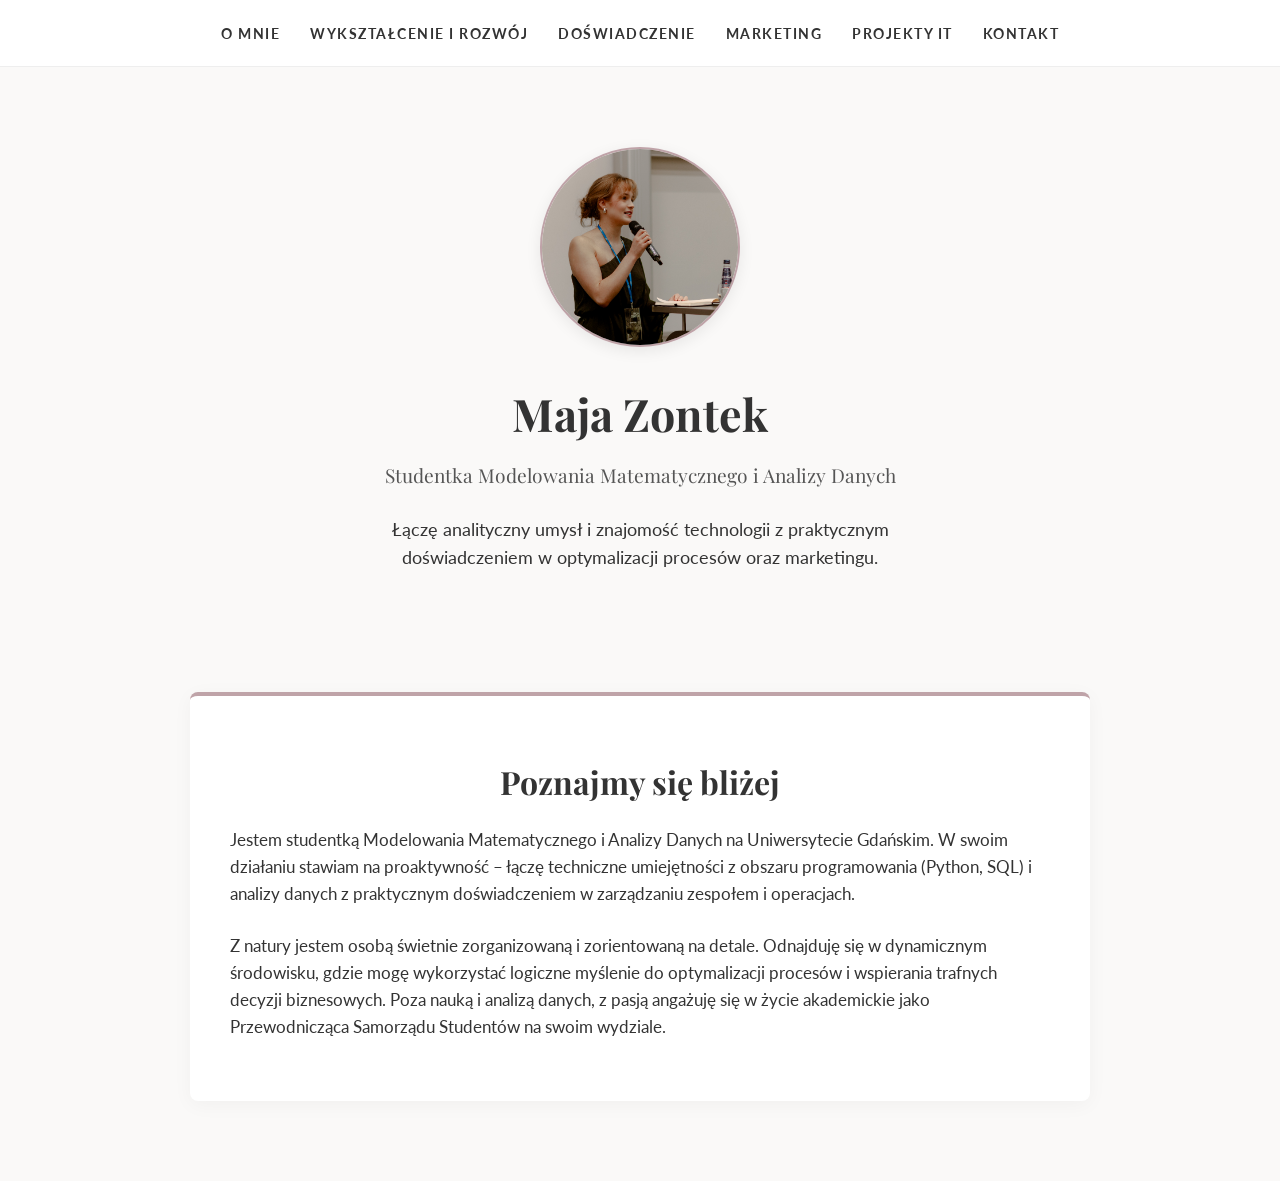
<file: index.html>
<!DOCTYPE html>
<html lang="pl">
<head>
    <meta charset="UTF-8">
    <meta name="viewport" content="width=device-width, initial-scale=1.0">
    <title>Moje Portfolio - Maja Zontek</title>
    <link href="https://fonts.googleapis.com/css2?family=Lato:wght@300;400;700&family=Playfair+Display:ital,wght@0,400;0,700;1,400&display=swap" rel="stylesheet">
    <link rel="stylesheet" href="style.css">
</head>
<body>

    <header>
        <nav>
            <ul>
                <li><a href="index.html">O mnie</a></li>
                <li><a href="edukacja.html">Wykształcenie i Rozwój</a></li>
                <li><a href="doswiadczenie.html">Doświadczenie</a></li>
                <li><a href="portfolio-marketing.html">Marketing</a></li>
                <li><a href="portfolio-it.html">Projekty IT</a></li>
                <li><a href="kontakt.html">Kontakt</a></li>
            </ul>
        </nav>
    </header>

    <section id="powitanie">
        <img src="maja.jpg" alt="Maja Zontek - Profil" width="200">
        
        <h1>Maja Zontek</h1>
        <h2>Studentka Modelowania Matematycznego i Analizy Danych</h2>
        <p>Łączę analityczny umysł i znajomość technologii z praktycznym doświadczeniem w optymalizacji procesów oraz marketingu.</p>
    </section>

    <section id="o-mnie">
        <h3>Poznajmy się bliżej</h3>
        <p>Jestem studentką Modelowania Matematycznego i Analizy Danych na Uniwersytecie Gdańskim. W swoim działaniu stawiam na proaktywność – łączę techniczne umiejętności z obszaru programowania (Python, SQL) i analizy danych z praktycznym doświadczeniem w zarządzaniu zespołem i operacjach.</p>
        <br>
        <p>Z natury jestem osobą świetnie zorganizowaną i zorientowaną na detale. Odnajduję się w dynamicznym środowisku, gdzie mogę wykorzystać logiczne myślenie do optymalizacji procesów i wspierania trafnych decyzji biznesowych. Poza nauką i analizą danych, z pasją angażuję się w życie akademickie jako Przewodnicząca Samorządu Studentów na swoim wydziale.</p>
    </section>

    

</body>
</html>
</file>
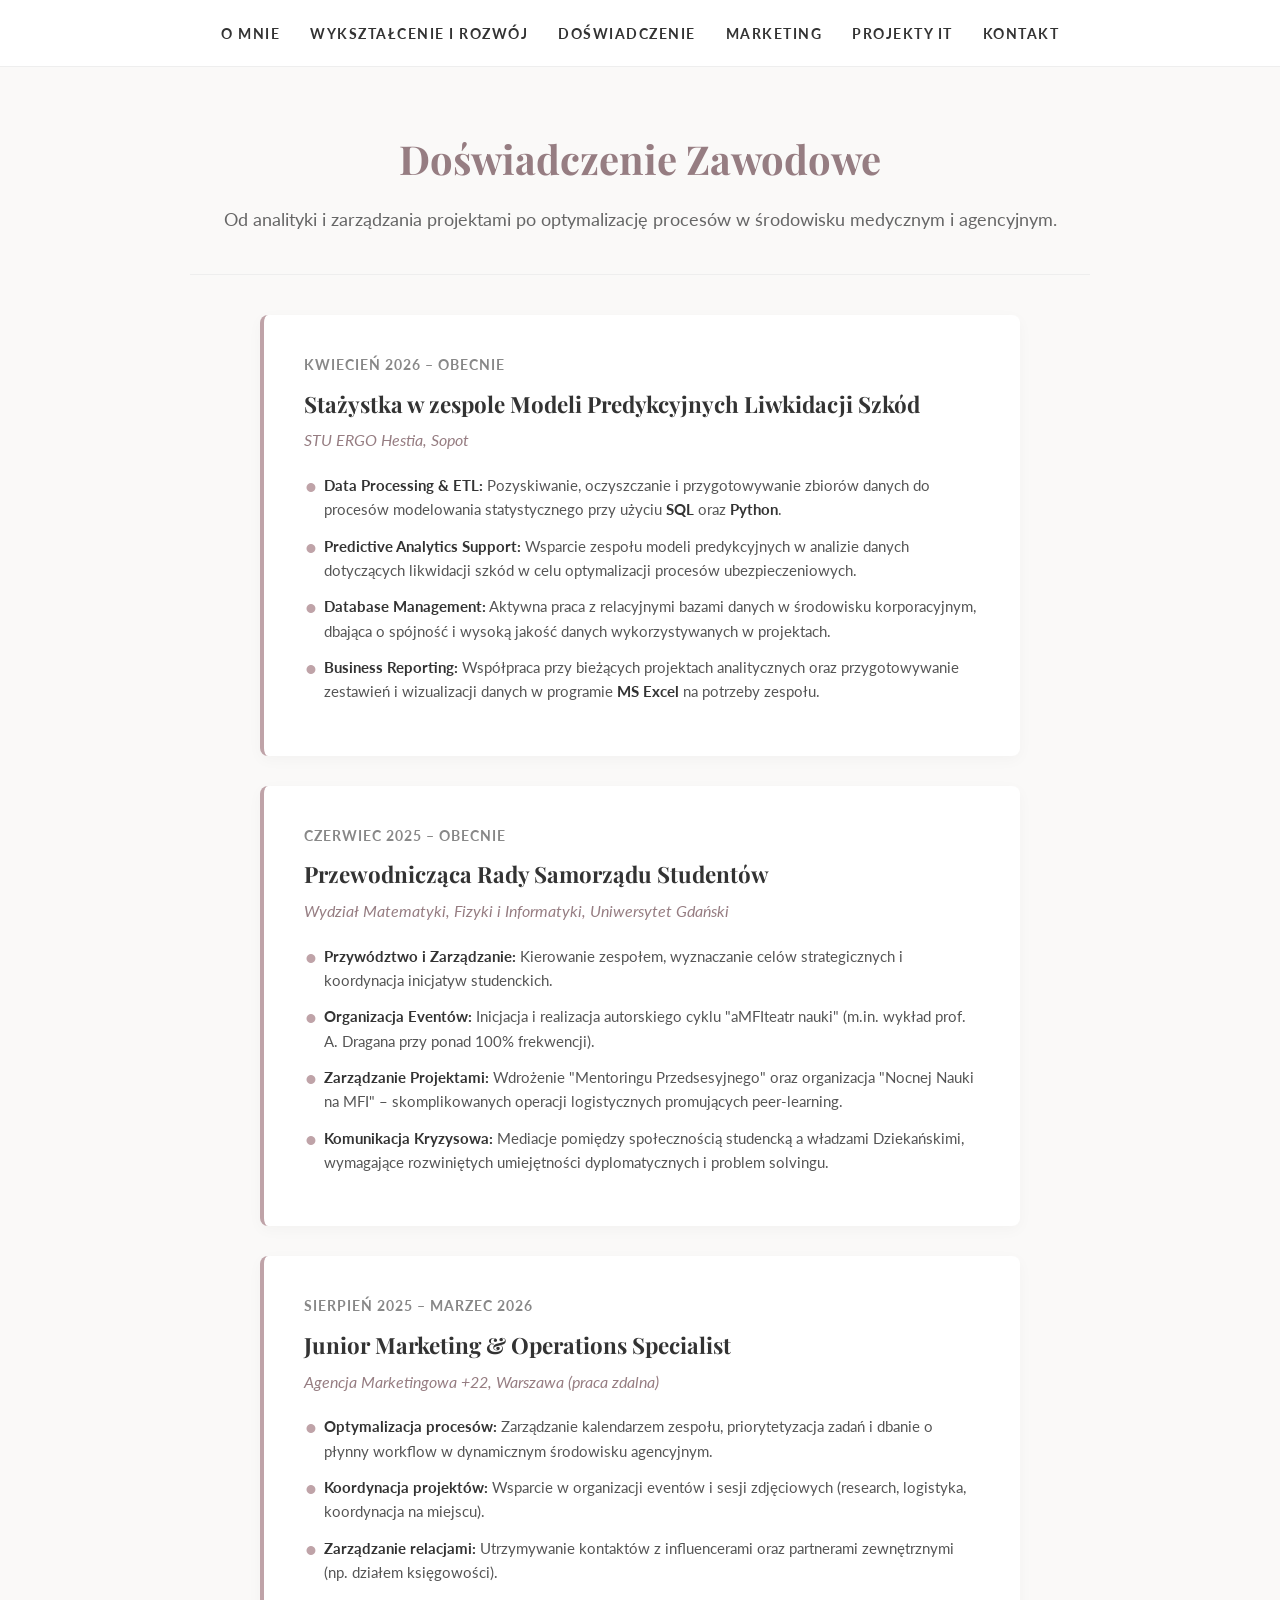
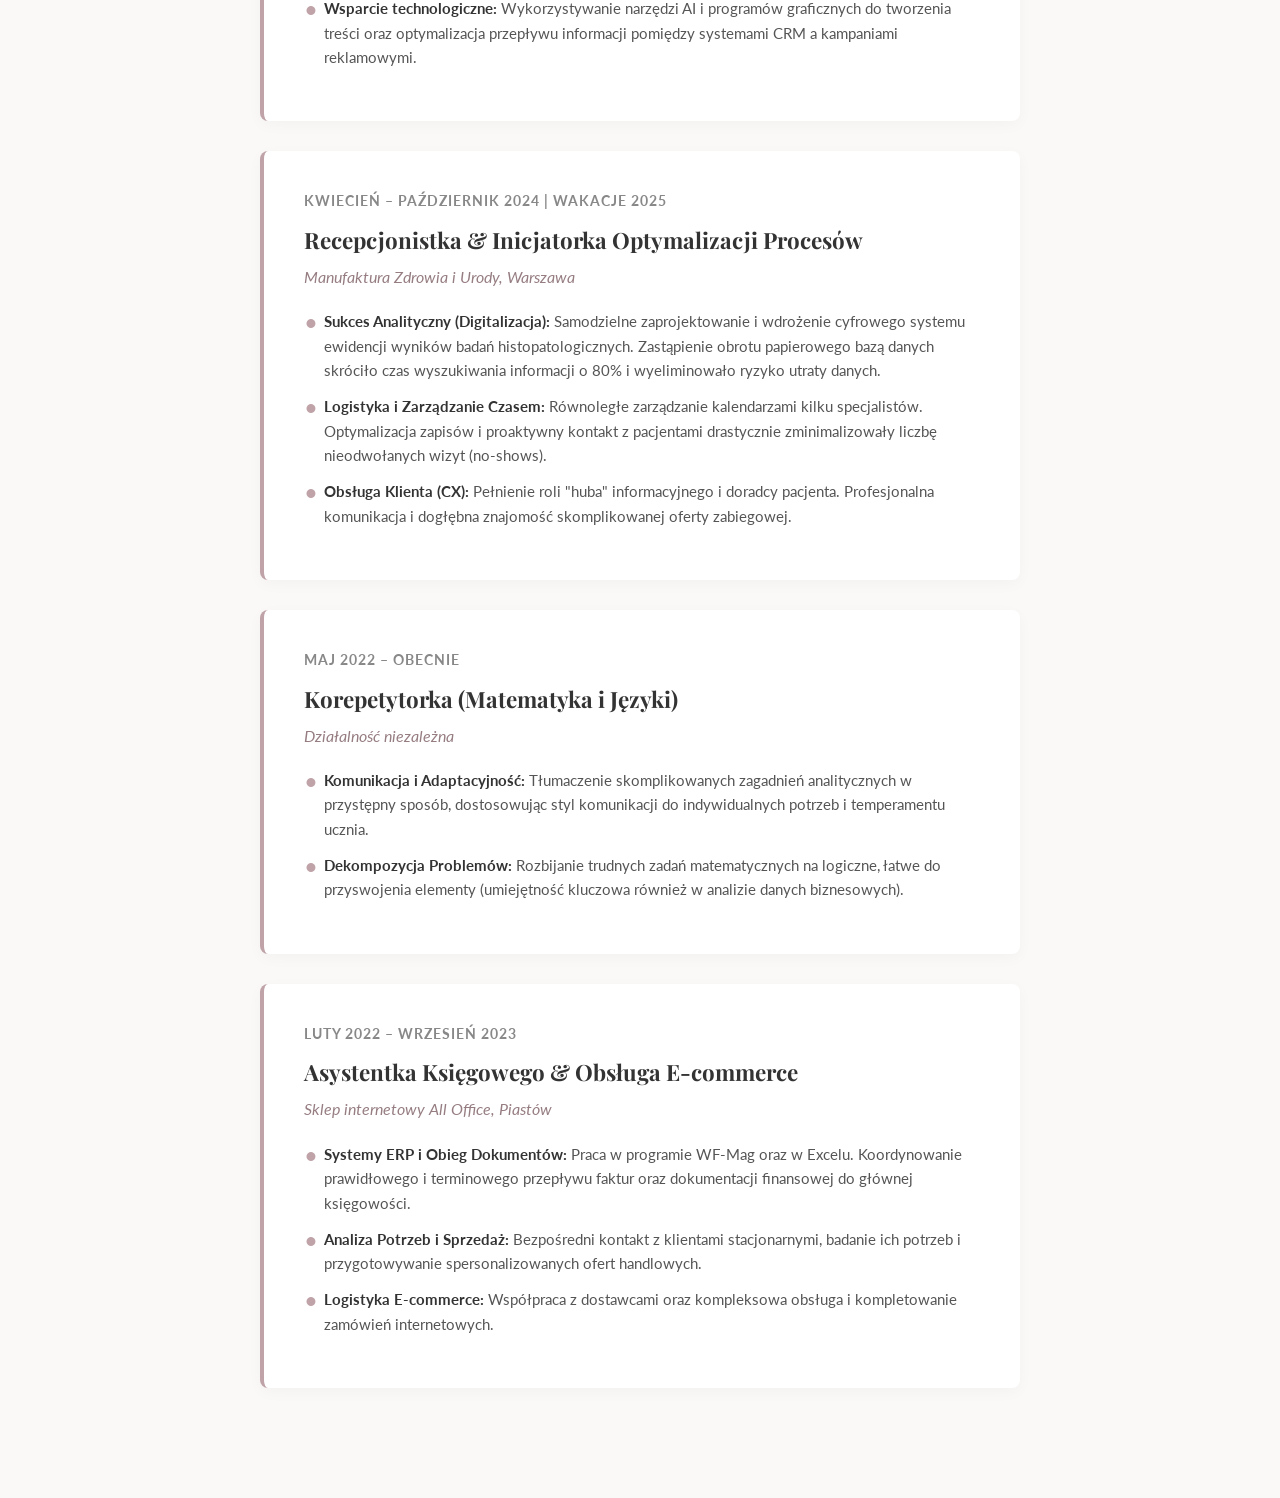
<file: doswiadczenie.html>
<!DOCTYPE html>
<html lang="pl">
<head>
    <meta charset="UTF-8">
    <meta name="viewport" content="width=device-width, initial-scale=1.0">
    <title>Doświadczenie Zawodowe - Maja Zontek</title>
    <link href="https://fonts.googleapis.com/css2?family=Lato:wght@300;400;700&family=Playfair+Display:ital,wght@0,400;0,700;1,400&display=swap" rel="stylesheet">
    <link rel="stylesheet" href="style.css">
</head>
<body>

    <header>
        <nav>
            <ul>
                <li><a href="index.html">O mnie</a></li>
                <li><a href="edukacja.html">Wykształcenie i Rozwój</a></li>
                <li><a href="doswiadczenie.html">Doświadczenie</a></li>
                <li><a href="portfolio-marketing.html">Marketing</a></li>
                <li><a href="portfolio-it.html">Projekty IT</a></li>
                <li><a href="kontakt.html">Kontakt</a></li>
            </ul>
        </nav>
    </header>

    <section id="naglowek-sekcji">
        <h1>Doświadczenie Zawodowe</h1>
        <p>Od analityki i zarządzania projektami po optymalizację procesów w środowisku medycznym i agencyjnym.</p>
    </section>

    <section id="lista-doswiadczen">

        <div class="doswiadczenie-karta">
            <div class="daty">kwiecień 2026 – obecnie</div>
            <h3>Stażystka w zespole Modeli Predykcyjnych Liwkidacji Szkód
            </h3>
            <h4>STU ERGO Hestia, Sopot</h4>
            <p style="margin-bottom: 15px; font-size: 0.95rem; color: #555;"></p>
            <ul>
                <li><strong>Data Processing & ETL:</strong> Pozyskiwanie, oczyszczanie i przygotowywanie zbiorów danych do procesów modelowania statystycznego przy użyciu <strong>SQL</strong> oraz <strong>Python</strong>.</li>
                <li><strong>Predictive Analytics Support:</strong> Wsparcie zespołu modeli predykcyjnych w analizie danych dotyczących likwidacji szkód w celu optymalizacji procesów ubezpieczeniowych.</li>
                <li><strong>Database Management:</strong> Aktywna praca z relacyjnymi bazami danych w środowisku korporacyjnym, dbająca o spójność i wysoką jakość danych wykorzystywanych w projektach.</li>
                <li><strong>Business Reporting:</strong> Współpraca przy bieżących projektach analitycznych oraz przygotowywanie zestawień i wizualizacji danych w programie <strong>MS Excel</strong> na potrzeby zespołu.</li>
            </ul>

        </div>


        <div class="doswiadczenie-karta">
            <div class="daty">czerwiec 2025 – obecnie</div>
            <h3>Przewodnicząca Rady Samorządu Studentów</h3>
            <h4>Wydział Matematyki, Fizyki i Informatyki, Uniwersytet Gdański</h4>
            <ul>
                <li><strong>Przywództwo i Zarządzanie:</strong> Kierowanie zespołem, wyznaczanie celów strategicznych i koordynacja inicjatyw studenckich.</li>
                <li><strong>Organizacja Eventów:</strong> Inicjacja i realizacja autorskiego cyklu "aMFIteatr nauki" (m.in. wykład prof. A. Dragana przy ponad 100% frekwencji).</li>
                <li><strong>Zarządzanie Projektami:</strong> Wdrożenie "Mentoringu Przedsesyjnego" oraz organizacja "Nocnej Nauki na MFI" – skomplikowanych operacji logistycznych promujących peer-learning.</li>
                <li><strong>Komunikacja Kryzysowa:</strong> Mediacje pomiędzy społecznością studencką a władzami Dziekańskimi, wymagające rozwiniętych umiejętności dyplomatycznych i problem solvingu.</li>
            </ul>
        </div>
        
        <div class="doswiadczenie-karta">
            <div class="daty">sierpień 2025 – marzec 2026</div>
            <h3>Junior Marketing & Operations Specialist</h3>
            <h4>Agencja Marketingowa +22, Warszawa (praca zdalna)</h4>
            <ul>
                <li><strong>Optymalizacja procesów:</strong> Zarządzanie kalendarzem zespołu, priorytetyzacja zadań i dbanie o płynny workflow w dynamicznym środowisku agencyjnym.</li>
                <li><strong>Koordynacja projektów:</strong> Wsparcie w organizacji eventów i sesji zdjęciowych (research, logistyka, koordynacja na miejscu).</li>
                <li><strong>Zarządzanie relacjami:</strong> Utrzymywanie kontaktów z influencerami oraz partnerami zewnętrznymi (np. działem księgowości).</li>
                <li><strong>Wsparcie technologiczne:</strong> Wykorzystywanie narzędzi AI i programów graficznych do tworzenia treści oraz optymalizacja przepływu informacji pomiędzy systemami CRM a kampaniami reklamowymi.</li>
            </ul>
        </div>
        
        <div class="doswiadczenie-karta">
            <div class="daty">kwiecień – październik 2024 | wakacje 2025</div>
            <h3>Recepcjonistka & Inicjatorka Optymalizacji Procesów</h3>
            <h4>Manufaktura Zdrowia i Urody, Warszawa</h4>
            <ul>
                <li><strong>Sukces Analityczny (Digitalizacja):</strong> Samodzielne zaprojektowanie i wdrożenie cyfrowego systemu ewidencji wyników badań histopatologicznych. Zastąpienie obrotu papierowego bazą danych skróciło czas wyszukiwania informacji o 80% i wyeliminowało ryzyko utraty danych.</li>
                <li><strong>Logistyka i Zarządzanie Czasem:</strong> Równoległe zarządzanie kalendarzami kilku specjalistów. Optymalizacja zapisów i proaktywny kontakt z pacjentami drastycznie zminimalizowały liczbę nieodwołanych wizyt (no-shows).</li>
                <li><strong>Obsługa Klienta (CX):</strong> Pełnienie roli "huba" informacyjnego i doradcy pacjenta. Profesjonalna komunikacja i dogłębna znajomość skomplikowanej oferty zabiegowej.</li>
            </ul>
        </div>

        <div class="doswiadczenie-karta">
            <div class="daty">maj 2022 – obecnie</div>
            <h3>Korepetytorka (Matematyka i Języki)</h3>
            <h4>Działalność niezależna</h4>
            <ul>
                <li><strong>Komunikacja i Adaptacyjność:</strong> Tłumaczenie skomplikowanych zagadnień analitycznych w przystępny sposób, dostosowując styl komunikacji do indywidualnych potrzeb i temperamentu ucznia.</li>
                <li><strong>Dekompozycja Problemów:</strong> Rozbijanie trudnych zadań matematycznych na logiczne, łatwe do przyswojenia elementy (umiejętność kluczowa również w analizie danych biznesowych).</li>
            </ul>
        </div>

        <div class="doswiadczenie-karta">
            <div class="daty">luty 2022 – wrzesień 2023</div>
            <h3>Asystentka Księgowego & Obsługa E-commerce</h3>
            <h4>Sklep internetowy All Office, Piastów</h4>
            <ul>
                <li><strong>Systemy ERP i Obieg Dokumentów:</strong> Praca w programie WF-Mag oraz w Excelu. Koordynowanie prawidłowego i terminowego przepływu faktur oraz dokumentacji finansowej do głównej księgowości.</li>
                <li><strong>Analiza Potrzeb i Sprzedaż:</strong> Bezpośredni kontakt z klientami stacjonarnymi, badanie ich potrzeb i przygotowywanie spersonalizowanych ofert handlowych.</li>
                <li><strong>Logistyka E-commerce:</strong> Współpraca z dostawcami oraz kompleksowa obsługa i kompletowanie zamówień internetowych.</li>
            </ul>
        </div>


    </section>

</body>
</html>
</file>
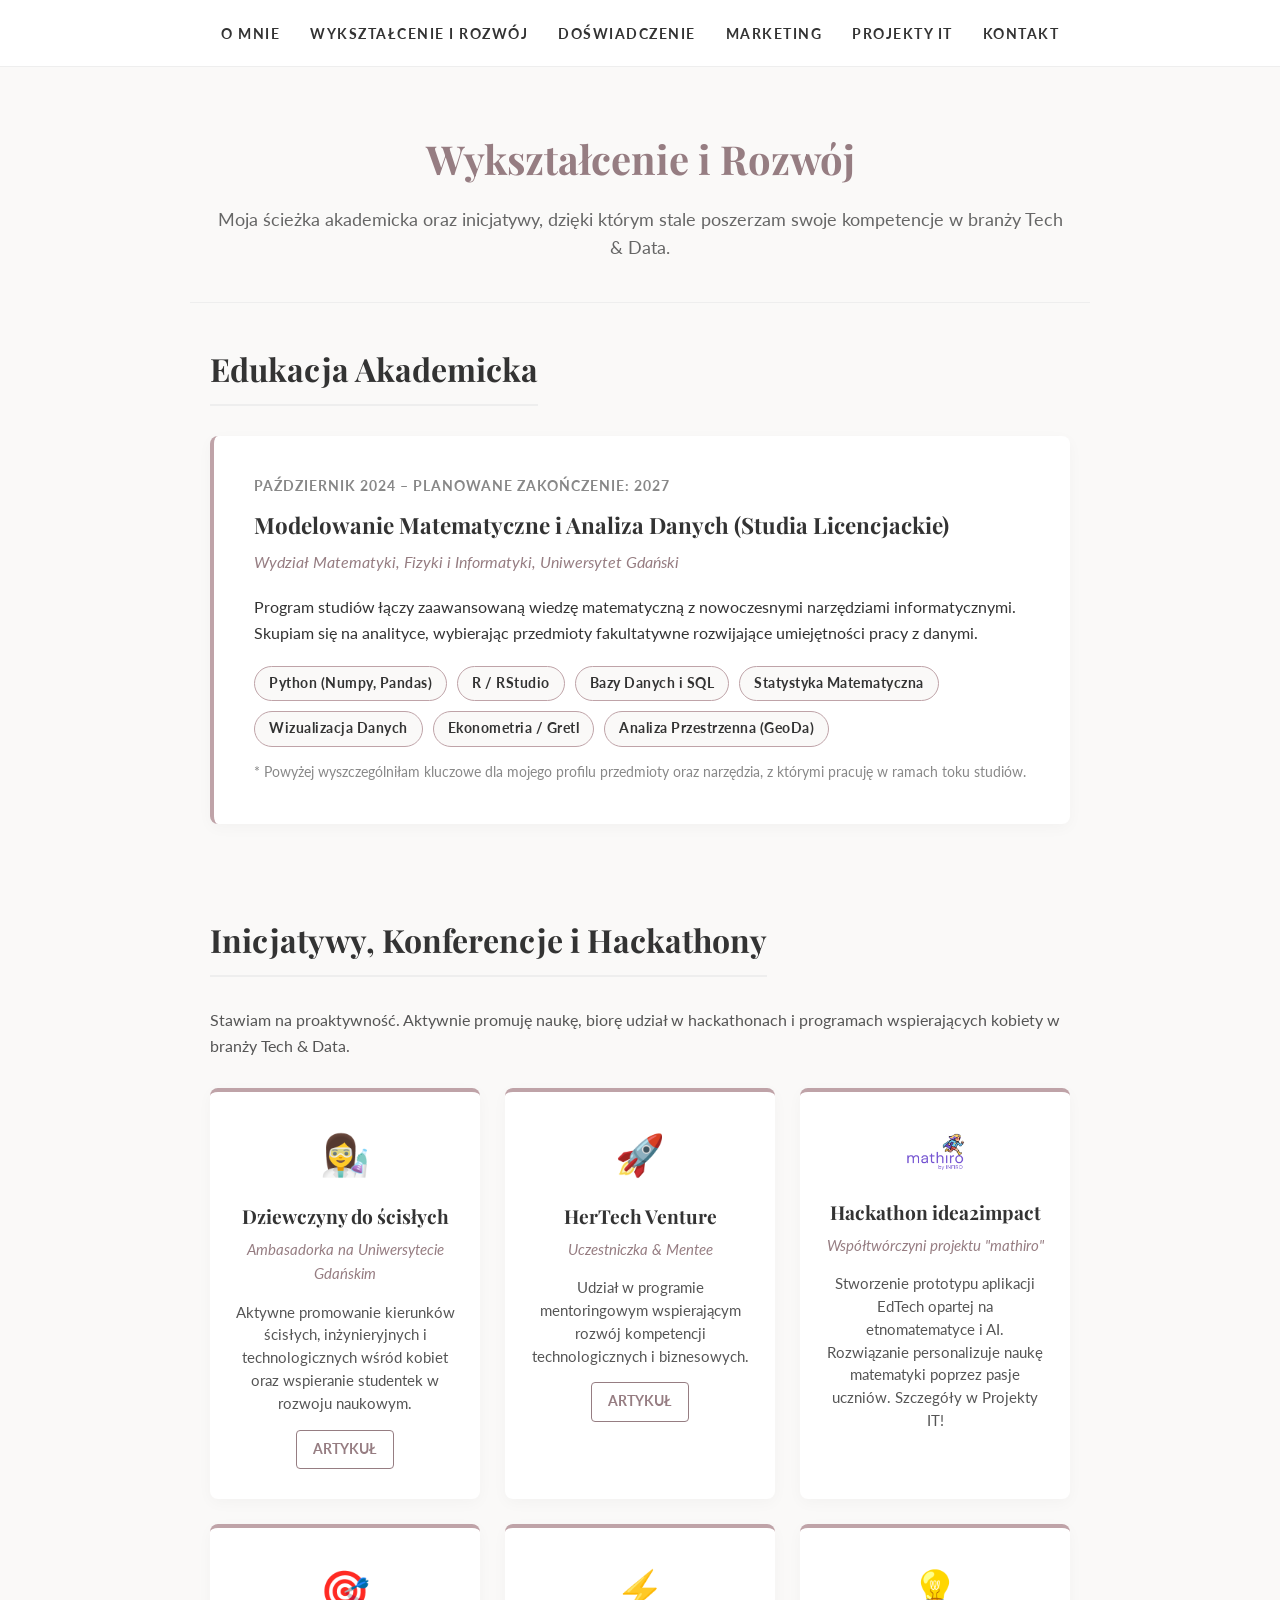
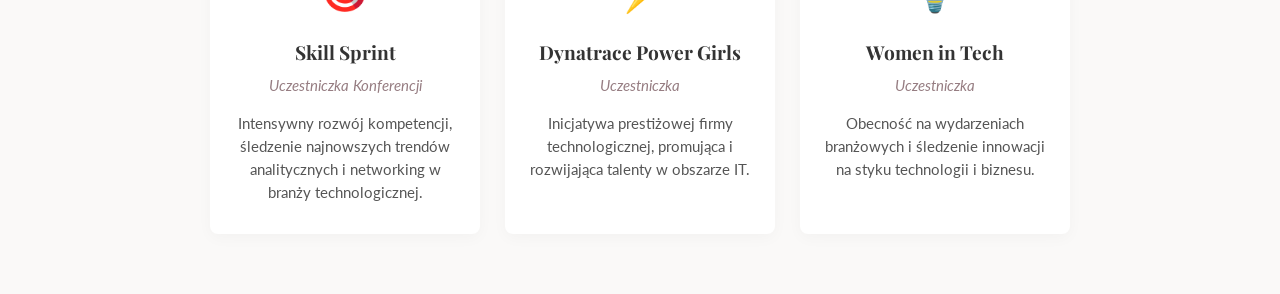
<file: edukacja.html>
<!DOCTYPE html>
<html lang="pl">
<head>
    <meta charset="UTF-8">
    <meta name="viewport" content="width=device-width, initial-scale=1.0">
    <title>Wykształcenie i Rozwój - Maja Zontek</title>
    <link href="https://fonts.googleapis.com/css2?family=Lato:wght@300;400;700&family=Playfair+Display:ital,wght@0,400;0,700;1,400&display=swap" rel="stylesheet">
    <link rel="stylesheet" href="style.css">
</head>
<body>

    <header>
        <nav>
            <ul>
                <li><a href="index.html">O mnie</a></li>
                <li><a href="edukacja.html">Wykształcenie i Rozwój</a></li>
                <li><a href="doswiadczenie.html">Doświadczenie</a></li>
                <li><a href="portfolio-marketing.html">Marketing</a></li>
                <li><a href="portfolio-it.html">Projekty IT</a></li>
                <li><a href="kontakt.html">Kontakt</a></li>
            </ul>
        </nav>
    </header>

    <section id="naglowek-sekcji">
        <h1>Wykształcenie i Rozwój</h1>
        <p>Moja ścieżka akademicka oraz inicjatywy, dzięki którym stale poszerzam swoje kompetencje w branży Tech & Data.</p>
    </section>

    <section class="rozwoj-sekcja">
        <h2>Edukacja Akademicka</h2>
        
        <div class="doswiadczenie-karta">
            <div class="daty">Październik 2024 – Planowane zakończenie: 2027</div>
            <h3>Modelowanie Matematyczne i Analiza Danych (Studia Licencjackie)</h3>
            <h4>Wydział Matematyki, Fizyki i Informatyki, Uniwersytet Gdański</h4>
            
            <p>Program studiów łączy zaawansowaną wiedzę matematyczną z nowoczesnymi narzędziami informatycznymi. Skupiam się na analityce, wybierając przedmioty fakultatywne rozwijające umiejętności pracy z danymi.</p>
            
            <div class="tagi-przedmiotow">
                <span class="tag">Python (Numpy, Pandas)</span>
                <span class="tag">R / RStudio</span>
                <span class="tag">Bazy Danych i SQL</span>
                <span class="tag">Statystyka Matematyczna</span>
                <span class="tag">Wizualizacja Danych</span>
                <span class="tag">Ekonometria / Gretl</span>
                <span class="tag">Analiza Przestrzenna (GeoDa)</span>
            </div>
            <p style="font-size: 0.85rem; color: #888; margin-top: 15px;">* Powyżej wyszczególniłam kluczowe dla mojego profilu przedmioty oraz narzędzia, z którymi pracuję w ramach toku studiów.</p>
        </div>
    </section>

    <section class="rozwoj-sekcja">
        <h2>Inicjatywy, Konferencje i Hackathony</h2>
        <p style="margin-bottom: 30px; color: #555;">Stawiam na proaktywność. Aktywnie promuję naukę, biorę udział w hackathonach i programach wspierających kobiety w branży Tech & Data.</p>

        <div class="karty-grid">
            <div class="rozwoj-karta">
                <div class="ikona">👩‍🔬</div>
                <h3>Dziewczyny do ścisłych</h3>
                <h4>Ambasadorka na Uniwersytecie Gdańskim</h4>
                <p>Aktywne promowanie kierunków ścisłych, inżynieryjnych i technologicznych wśród kobiet oraz wspieranie studentek w rozwoju naukowym.</p>
                <a href="https://perspektywy.pl/pliki/e-book/perspektywy-2026-226/#page57" class="przycisk-dodatkowy">Artykuł</a>
            </div>


            <div class="rozwoj-karta">
                <div class="ikona">🚀</div>
                <h3>HerTech Venture</h3>
                <h4>Uczestniczka & Mentee</h4>
                <p>Udział w programie mentoringowym wspierającym rozwój kompetencji technologicznych i biznesowych.</p>
                <a href="https://perspektywy.pl/e-book/perspektywy-2026-225-gale/#page43" class="przycisk-dodatkowy">Artykuł</a>
            </div>

            <div class="rozwoj-karta">
                <div class="ikona-obrazkowa">
                    <img src="logo-mathiro.png" alt="Logo projektu mathiro">
                </div>
                <h3>Hackathon idea2impact</h3>
                <h4>Współtwórczyni projektu "mathiro"</h4>
                <p>Stworzenie prototypu aplikacji EdTech opartej na etnomatematyce i AI. Rozwiązanie personalizuje naukę matematyki poprzez pasje uczniów. Szczegóły w Projekty IT!</p>
            </div>

            <div class="rozwoj-karta">
                <div class="ikona">🎯</div>
                <h3>Skill Sprint</h3>
                <h4>Uczestniczka Konferencji</h4>
                <p>Intensywny rozwój kompetencji, śledzenie najnowszych trendów analitycznych i networking w branży technologicznej.</p>
            </div>

            <div class="rozwoj-karta">
                <div class="ikona">⚡</div>
                <h3>Dynatrace Power Girls</h3>
                <h4>Uczestniczka</h4>
                <p>Inicjatywa prestiżowej firmy technologicznej, promująca i rozwijająca talenty w obszarze IT.</p>
            </div>
            
            <div class="rozwoj-karta">
                <div class="ikona">💡</div>
                <h3>Women in Tech</h3>
                <h4>Uczestniczka</h4>
                <p>Obecność na wydarzeniach branżowych i śledzenie innowacji na styku technologii i biznesu.</p>
            </div>
        </div>
    </section>

</body>
</html>
</file>
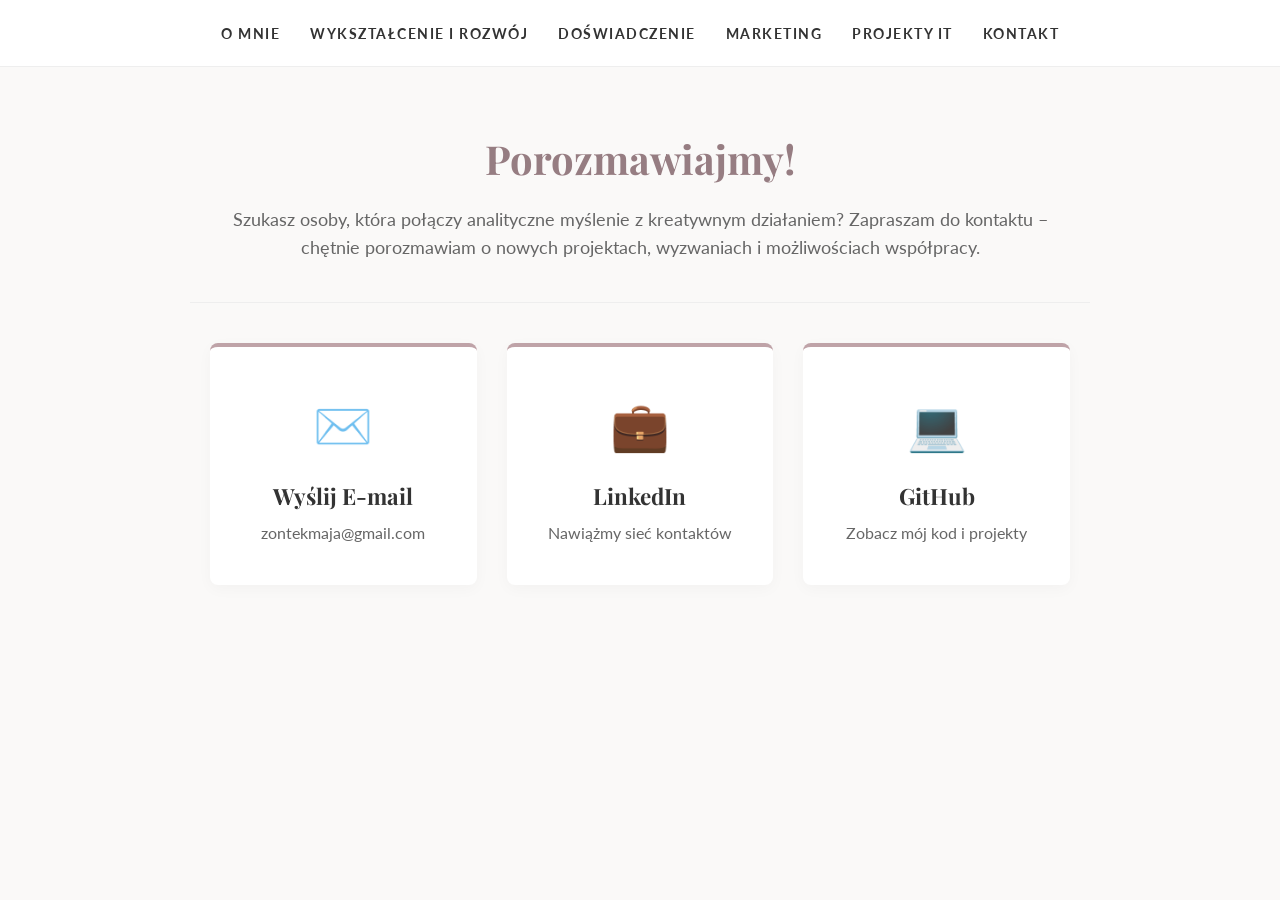
<file: kontakt.html>
<!DOCTYPE html>
<html lang="pl">
<head>
    <meta charset="UTF-8">
    <meta name="viewport" content="width=device-width, initial-scale=1.0">
    <title>Kontakt - Maja Zontek</title>
    <link href="https://fonts.googleapis.com/css2?family=Lato:wght@300;400;700&family=Playfair+Display:ital,wght@0,400;0,700;1,400&display=swap" rel="stylesheet">
    <link rel="stylesheet" href="style.css">
</head>
<body>

    <header>
        <nav>
            <ul>
                <li><a href="index.html">O mnie</a></li>
                <li><a href="edukacja.html">Wykształcenie i Rozwój</a></li>
                <li><a href="doswiadczenie.html">Doświadczenie</a></li>
                <li><a href="portfolio-marketing.html">Marketing</a></li>
                <li><a href="portfolio-it.html">Projekty IT</a></li>
                <li><a href="kontakt.html" class="aktywny">Kontakt</a></li>
            </ul>
        </nav>
    </header>

    <section id="naglowek-sekcji">
        <h1>Porozmawiajmy!</h1>
        <p>Szukasz osoby, która połączy analityczne myślenie z kreatywnym działaniem? Zapraszam do kontaktu – chętnie porozmawiam o nowych projektach, wyzwaniach i możliwościach współpracy.</p>
    </section>

    <section id="kontakt-sekcja">
        <div class="kontakt-grid">
            
            <a href="mailto:zontekmaja@gmail.com" class="kontakt-karta">
                <div class="ikona-kontakt">✉️</div>
                <h3>Wyślij E-mail</h3>
                <p>zontekmaja@gmail.com</p>
            </a>

            <a href="https://www.linkedin.com/in/maja-zontek" target="_blank" class="kontakt-karta">
                <div class="ikona-kontakt">💼</div>
                <h3>LinkedIn</h3>
                <p>Nawiążmy sieć kontaktów</p>
            </a>

            <a href="https://github.com/mzntk" target="_blank" class="kontakt-karta">
                <div class="ikona-kontakt">💻</div>
                <h3>GitHub</h3>
                <p>Zobacz mój kod i projekty</p>
            </a>

        </div>
    </section>

</body>
</html>
</file>
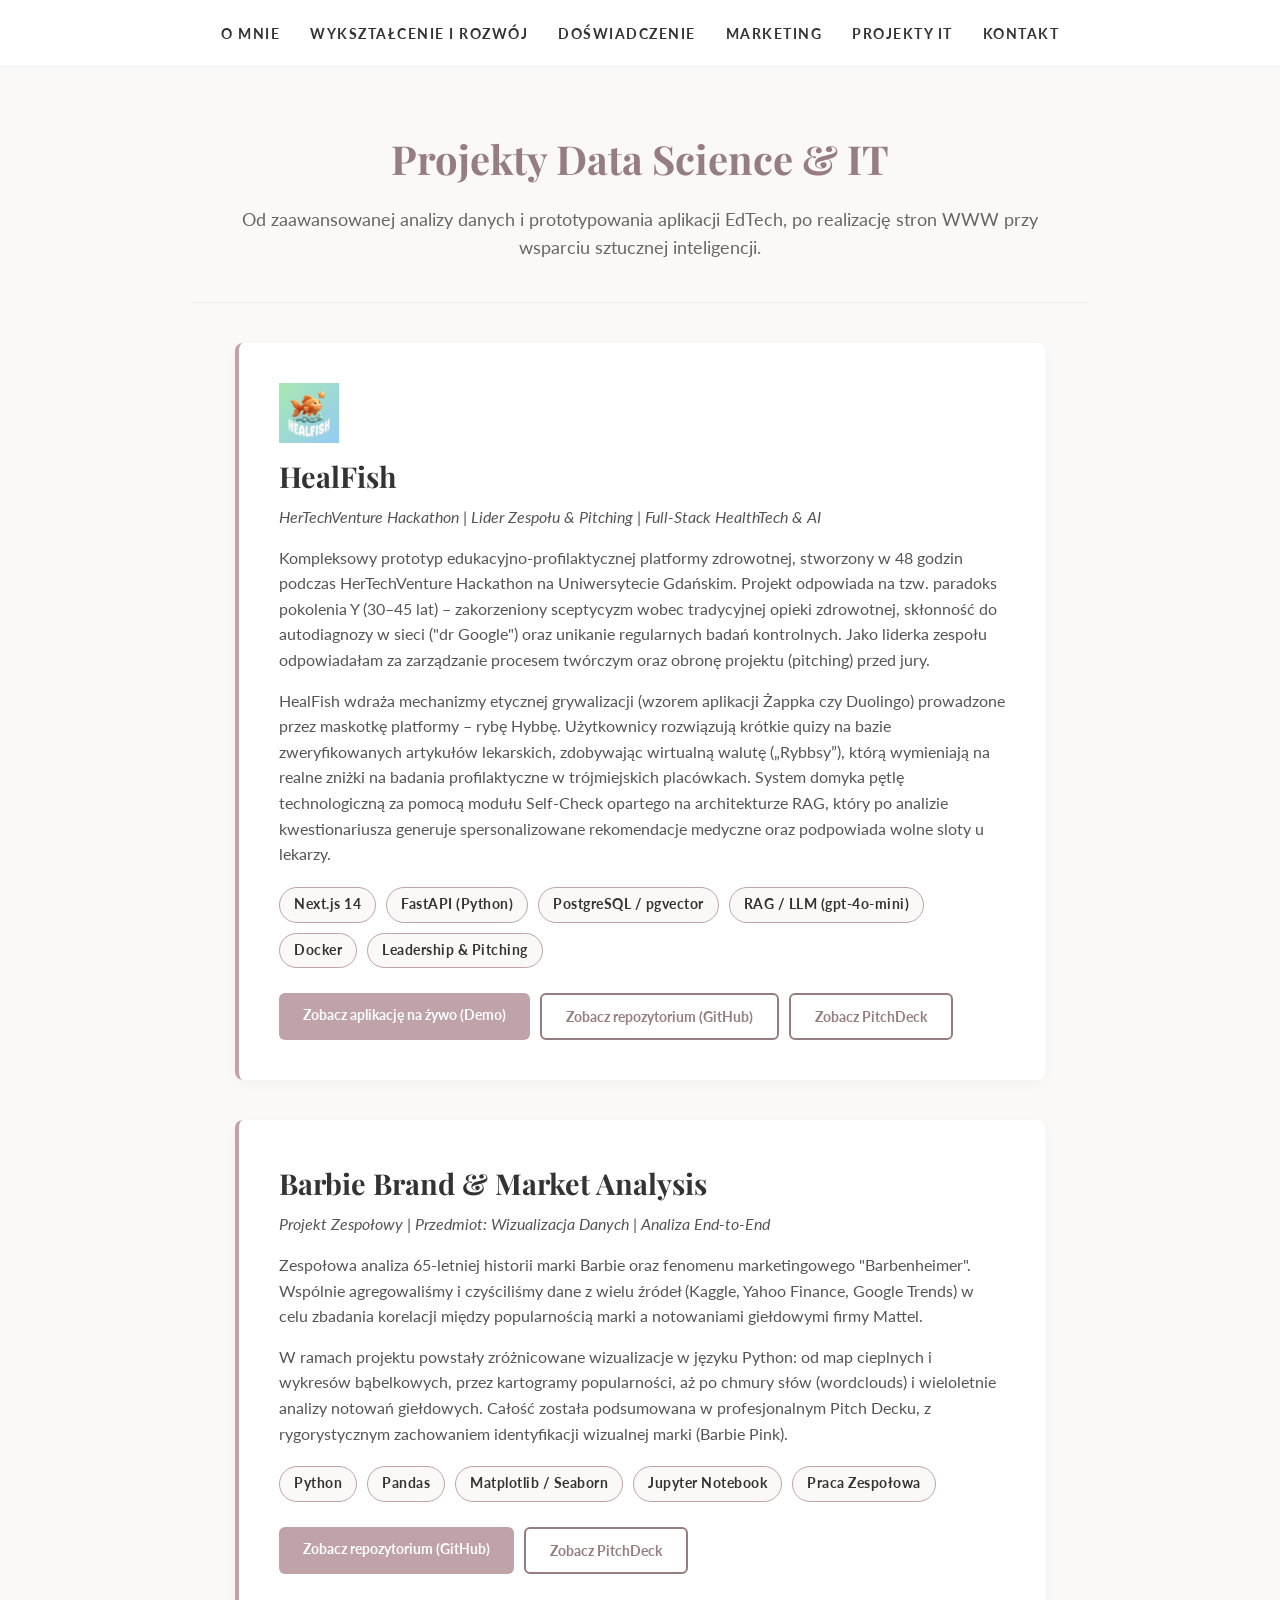
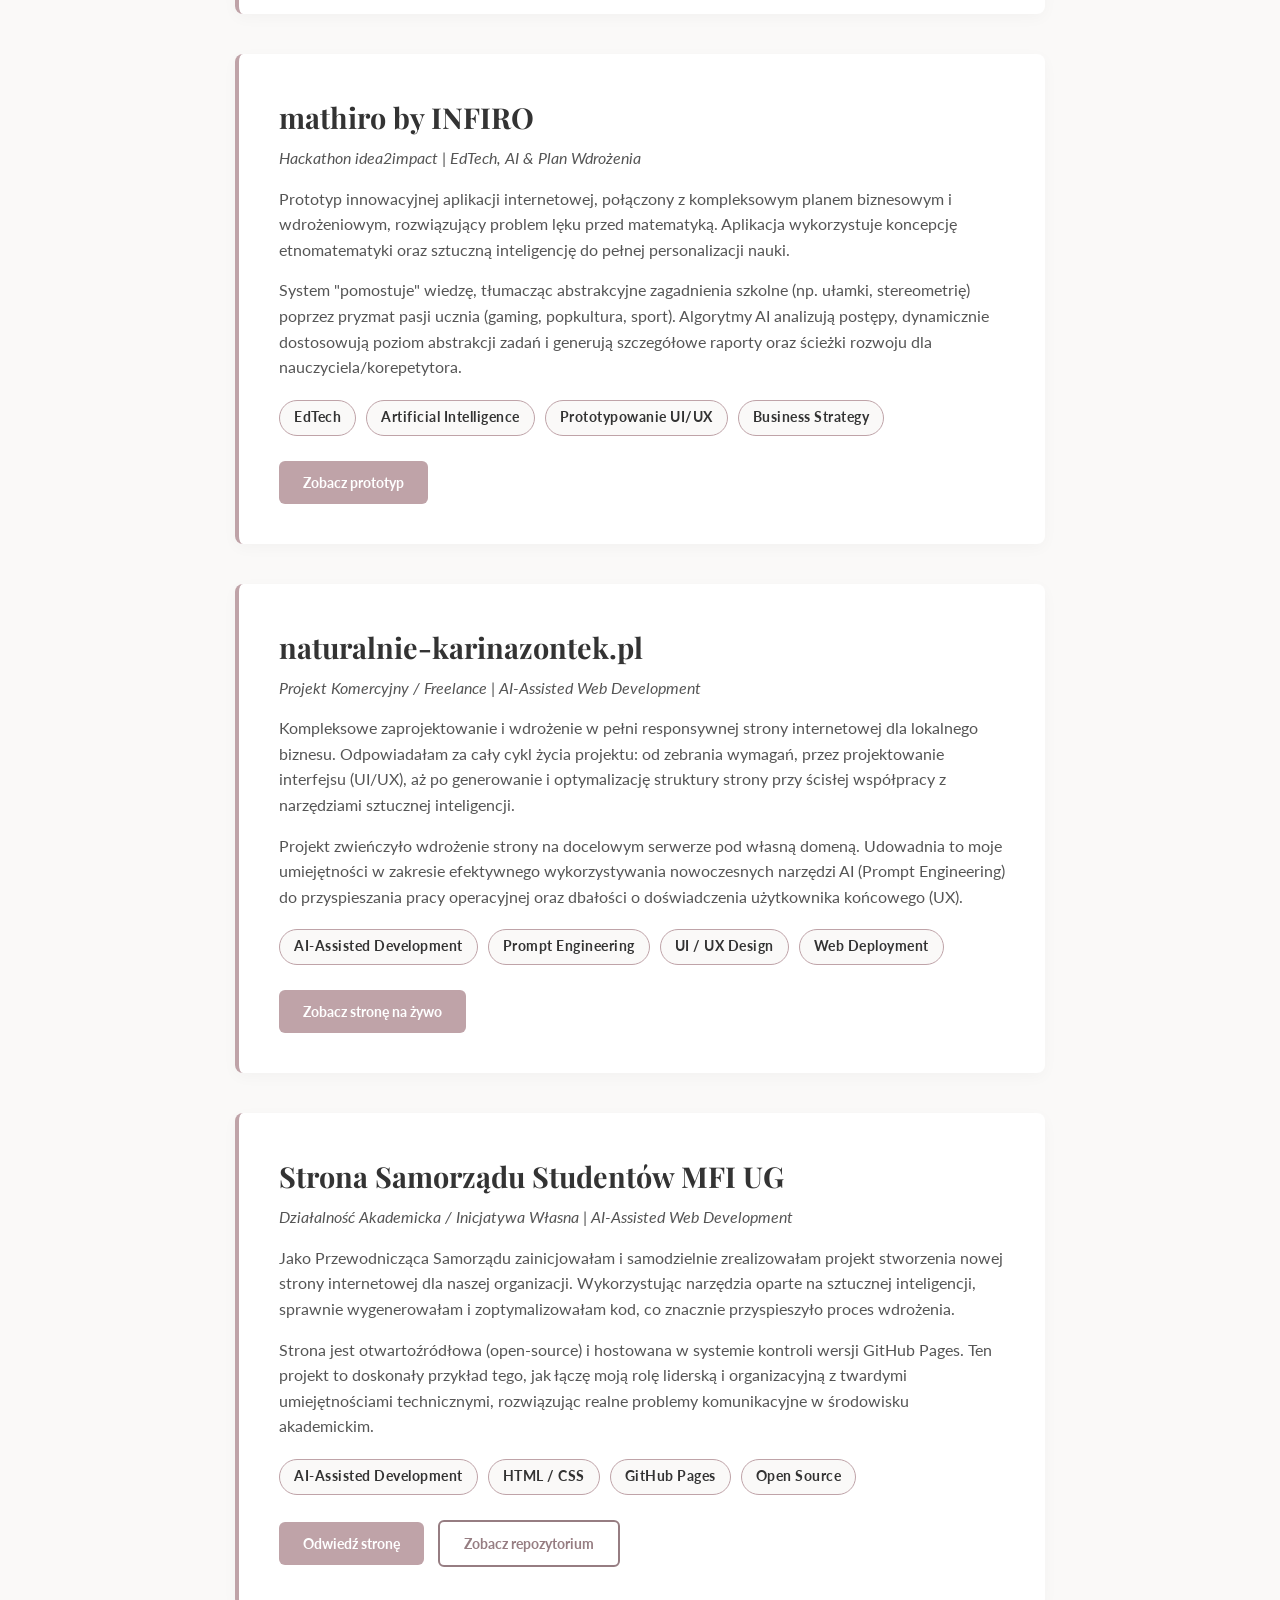
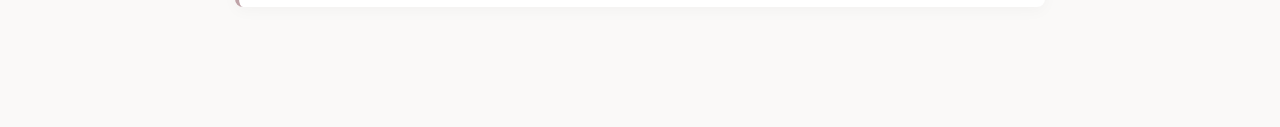
<file: portfolio-it.html>
<!DOCTYPE html>
<html lang="pl">
<head>
    <meta charset="UTF-8">
    <meta name="viewport" content="width=device-width, initial-scale=1.0">
    <title>Projekty Data Science & IT - Maja Zontek</title>
    <link href="https://fonts.googleapis.com/css2?family=Lato:wght@300;400;700&family=Playfair+Display:ital,wght@0,400;0,700;1,400&display=swap" rel="stylesheet">
    <link rel="stylesheet" href="style.css">
</head>
<body>

    <header>
        <nav>
            <ul>
                <li><a href="index.html">O mnie</a></li>
                <li><a href="edukacja.html">Wykształcenie i Rozwój</a></li>
                <li><a href="doswiadczenie.html">Doświadczenie</a></li>
                <li><a href="portfolio-marketing.html">Marketing</a></li>
                <li><a href="portfolio-it.html">Projekty IT</a></li>
                <li><a href="kontakt.html">Kontakt</a></li>
            </ul>
        </nav>
    </header>

    <section id="naglowek-sekcji">
        <h1>Projekty Data Science & IT</h1>
        <p>Od zaawansowanej analizy danych i prototypowania aplikacji EdTech, po realizację stron WWW przy wsparciu sztucznej inteligencji.</p>
    </section>

    <section id="portfolio-projekty-tekstowe">

<div class="projekt-karta">
    <div class="ikona-obrazkowa" style="justify-content: flex-start; margin-bottom: 10px;">
        <img src="healfish-logo.png" alt="HealFish Logo">
    </div>
    <h3>HealFish</h3>
    <p class="projekt-kontekst">HerTechVenture Hackathon | Lider Zespołu & Pitching | Full-Stack HealthTech & AI</p>
    <p>Kompleksowy prototyp edukacyjno-profilaktycznej platformy zdrowotnej, stworzony w 48 godzin podczas HerTechVenture Hackathon na Uniwersytecie Gdańskim. Projekt odpowiada na tzw. paradoks pokolenia Y (30–45 lat) – zakorzeniony sceptycyzm wobec tradycyjnej opieki zdrowotnej, skłonność do autodiagnozy w sieci ("dr Google") oraz unikanie regularnych badań kontrolnych. Jako liderka zespołu odpowiadałam za zarządzanie procesem twórczym oraz obronę projektu (pitching) przed jury.</p>
    <p>HealFish wdraża mechanizmy etycznej grywalizacji (wzorem aplikacji Żappka czy Duolingo) prowadzone przez maskotkę platformy – rybę Hybbę. Użytkownicy rozwiązują krótkie quizy na bazie zweryfikowanych artykułów lekarskich, zdobywając wirtualną walutę („Rybbsy”), którą wymieniają na realne zniżki na badania profilaktyczne w trójmiejskich placówkach. System domyka pętlę technologiczną za pomocą modułu Self-Check opartego na architekturze RAG, który po analizie kwestionariusza generuje spersonalizowane rekomendacje medyczne oraz podpowiada wolne sloty u lekarzy.</p>
    
    <div class="tagi-przedmiotow">
        <span class="tag">Next.js 14</span>
        <span class="tag">FastAPI (Python)</span>
        <span class="tag">PostgreSQL / pgvector</span>
        <span class="tag">RAG / LLM (gpt-4o-mini)</span>
        <span class="tag">Docker</span>
        <span class="tag">Leadership & Pitching</span>
    </div>
    
    <div class="projekt-linki" style="display: flex; gap: 10px; flex-wrap: wrap; margin-top: 25px;">
        <a href="https://healfish.vercel.app/" target="_blank" class="przycisk-akcja">Zobacz aplikację na żywo (Demo)</a>
        <a href="https://github.com/mkalejta/Hackaton_HerTechVentures" target="_blank" class="przycisk-akcja" style="background-color: transparent; color: var(--akcent-ciemny); border: 2px solid var(--akcent-ciemny);">Zobacz repozytorium (GitHub)</a>
        <a href="https://canva.link/n2x8ien17f5hy32" target="_blank" class="przycisk-akcja" style="background-color: transparent; color: var(--akcent-ciemny); border: 2px solid var(--akcent-ciemny);">Zobacz PitchDeck</a>
    </div>
</div>


        <div class="projekt-karta">
    <h3>Barbie Brand & Market Analysis</h3>
    <p class="projekt-kontekst">Projekt Zespołowy | Przedmiot: Wizualizacja Danych | Analiza End-to-End</p>
    <p>Zespołowa analiza 65-letniej historii marki Barbie oraz fenomenu marketingowego "Barbenheimer". Wspólnie agregowaliśmy i czyściliśmy dane z wielu źródeł (Kaggle, Yahoo Finance, Google Trends) w celu zbadania korelacji między popularnością marki a notowaniami giełdowymi firmy Mattel.</p>
    <p>W ramach projektu powstały zróżnicowane wizualizacje w języku Python: od map cieplnych i wykresów bąbelkowych, przez kartogramy popularności, aż po chmury słów (wordclouds) i wieloletnie analizy notowań giełdowych. Całość została podsumowana w profesjonalnym Pitch Decku, z rygorystycznym zachowaniem identyfikacji wizualnej marki (Barbie Pink).</p>
    
    <div class="tagi-przedmiotow">
        <span class="tag">Python</span>
        <span class="tag">Pandas</span>
        <span class="tag">Matplotlib / Seaborn</span>
        <span class="tag">Jupyter Notebook</span>
        <span class="tag">Praca Zespołowa</span>
    </div>
    
    <div class="projekt-linki" style="display: flex; gap: 10px; flex-wrap: wrap;">
        <a href="https://github.com/mzntk/barbie" target="_blank" class="przycisk-akcja">Zobacz repozytorium (GitHub)</a>
        <a href="https://drive.google.com/file/d/1w9tDXIqyB1qE_fxWoV_ga0XKmpCeov0I/view?usp=share_link" target="_blank" class="przycisk-akcja" style="background-color: transparent; color: var(--akcent-ciemny); border: 2px solid var(--akcent-ciemny);">Zobacz PitchDeck</a>
    </div>

        </div>

        <div class="projekt-karta">
            <h3>mathiro by INFIRO</h3>
            <p class="projekt-kontekst">Hackathon idea2impact | EdTech, AI & Plan Wdrożenia</p>
            <p>Prototyp innowacyjnej aplikacji internetowej, połączony z kompleksowym planem biznesowym i wdrożeniowym, rozwiązujący problem lęku przed matematyką. Aplikacja wykorzystuje koncepcję etnomatematyki oraz sztuczną inteligencję do pełnej personalizacji nauki.</p>
            <p>System "pomostuje" wiedzę, tłumacząc abstrakcyjne zagadnienia szkolne (np. ułamki, stereometrię) poprzez pryzmat pasji ucznia (gaming, popkultura, sport). Algorytmy AI analizują postępy, dynamicznie dostosowują poziom abstrakcji zadań i generują szczegółowe raporty oraz ścieżki rozwoju dla nauczyciela/korepetytora.</p>
            
            <div class="tagi-przedmiotow">
                <span class="tag">EdTech</span>
                <span class="tag">Artificial Intelligence</span>
                <span class="tag">Prototypowanie UI/UX</span>
                <span class="tag">Business Strategy</span>
            </div>
            
            <div class="projekt-linki">
                <a href="https://drive.google.com/file/d/1__AmfiDooDNOKAzQWPhozAYxn36H54SM/view?usp=share_link" target="_blank" class="przycisk-akcja">Zobacz prototyp</a>
            </div>
        </div>

        <div class="projekt-karta">
            <h3>naturalnie-karinazontek.pl</h3>
            <p class="projekt-kontekst">Projekt Komercyjny / Freelance | AI-Assisted Web Development</p>
            <p>Kompleksowe zaprojektowanie i wdrożenie w pełni responsywnej strony internetowej dla lokalnego biznesu. Odpowiadałam za cały cykl życia projektu: od zebrania wymagań, przez projektowanie interfejsu (UI/UX), aż po generowanie i optymalizację struktury strony przy ścisłej współpracy z narzędziami sztucznej inteligencji.</p>
            <p>Projekt zwieńczyło wdrożenie strony na docelowym serwerze pod własną domeną. Udowadnia to moje umiejętności w zakresie efektywnego wykorzystywania nowoczesnych narzędzi AI (Prompt Engineering) do przyspieszania pracy operacyjnej oraz dbałości o doświadczenia użytkownika końcowego (UX).</p>
            
            <div class="tagi-przedmiotow">
                <span class="tag">AI-Assisted Development</span>
                <span class="tag">Prompt Engineering</span>
                <span class="tag">UI / UX Design</span>
                <span class="tag">Web Deployment</span>
            </div>
            
            <div class="projekt-linki">
                <a href="https://naturalnie-karinazontek.pl" target="_blank" class="przycisk-akcja">Zobacz stronę na żywo</a>
            </div>
        </div>
<div class="projekt-karta">
            <h3>Strona Samorządu Studentów MFI UG</h3>
            <p class="projekt-kontekst">Działalność Akademicka / Inicjatywa Własna | AI-Assisted Web Development</p>
            <p>Jako Przewodnicząca Samorządu zainicjowałam i samodzielnie zrealizowałam projekt stworzenia nowej strony internetowej dla naszej organizacji. Wykorzystując narzędzia oparte na sztucznej inteligencji, sprawnie wygenerowałam i zoptymalizowałam kod, co znacznie przyspieszyło proces wdrożenia.</p>
            <p>Strona jest otwartoźródłowa (open-source) i hostowana w systemie kontroli wersji GitHub Pages. Ten projekt to doskonały przykład tego, jak łączę moją rolę liderską i organizacyjną z twardymi umiejętnościami technicznymi, rozwiązując realne problemy komunikacyjne w środowisku akademickim.</p>
            
            <div class="tagi-przedmiotow">
                <span class="tag">AI-Assisted Development</span>
                <span class="tag">HTML / CSS</span>
                <span class="tag">GitHub Pages</span>
                <span class="tag">Open Source</span>
            </div>
            
            <div class="projekt-linki">
                <a href="https://mfiugsamorzad.github.io/strona/" target="_blank" class="przycisk-akcja">Odwiedź stronę</a>
                <a href="https://github.com/mfiugsamorzad/strona" target="_blank" class="przycisk-akcja" style="background-color: transparent; color: var(--akcent-ciemny); border: 2px solid var(--akcent-ciemny); margin-left: 10px;">Zobacz repozytorium</a>
            </div>
        </div>

    </section>

</body>
</html>
</file>
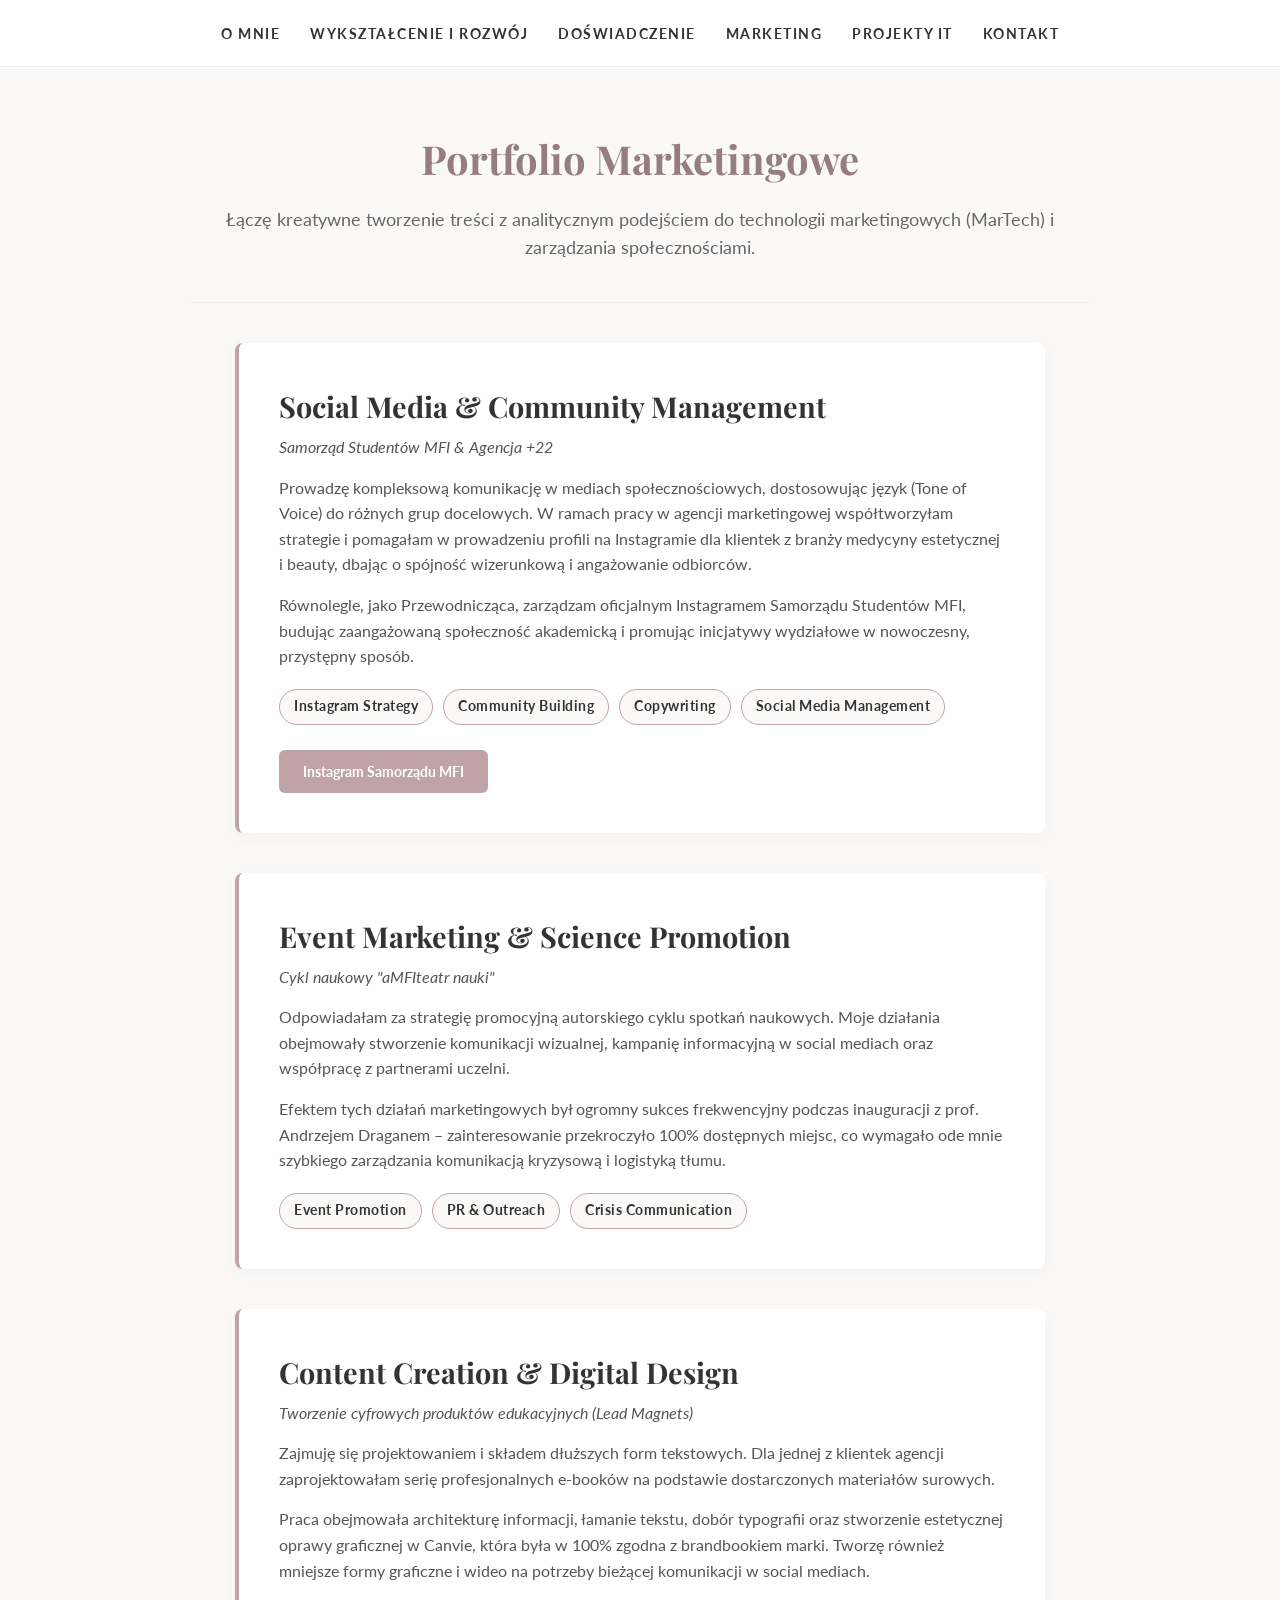
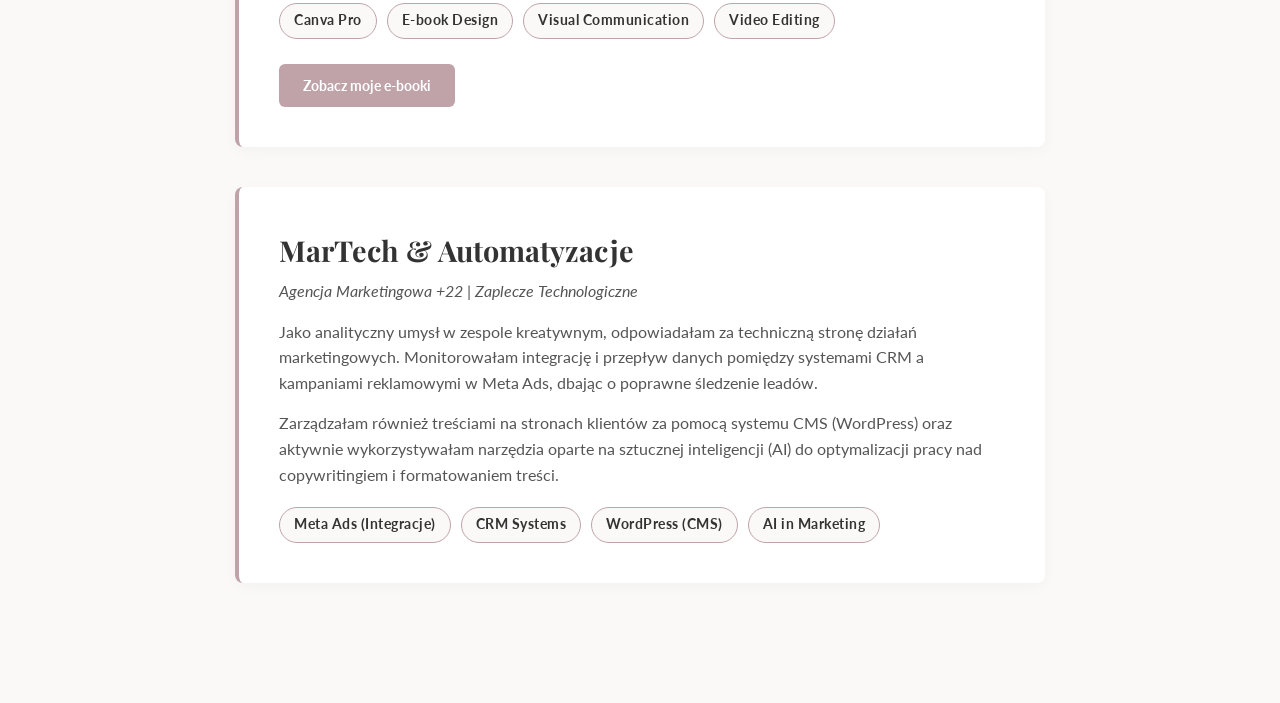
<file: portfolio-marketing.html>
<!DOCTYPE html>
<html lang="pl">
<head>
    <meta charset="UTF-8">
    <meta name="viewport" content="width=device-width, initial-scale=1.0">
    <title>Portfolio Marketingowe - Maja Zontek</title>
    <link href="https://fonts.googleapis.com/css2?family=Lato:wght@300;400;700&family=Playfair+Display:ital,wght@0,400;0,700;1,400&display=swap" rel="stylesheet">
    <link rel="stylesheet" href="style.css">
</head>
<body>

    <header>
        <nav>
            <ul>
                <li><a href="index.html">O mnie</a></li>
                <li><a href="edukacja.html">Wykształcenie i Rozwój</a></li>
                <li><a href="doswiadczenie.html">Doświadczenie</a></li>
                <li><a href="portfolio-marketing.html" class="aktywny">Marketing</a></li>
                <li><a href="portfolio-it.html">Projekty IT</a></li>
                <li><a href="kontakt.html">Kontakt</a></li>
            </ul>
        </nav>
    </header>

    <section id="naglowek-sekcji">
        <h1>Portfolio Marketingowe</h1>
        <p>Łączę kreatywne tworzenie treści z analitycznym podejściem do technologii marketingowych (MarTech) i zarządzania społecznościami.</p>
    </section>

    <section id="portfolio-projekty-tekstowe">

        

               <div class="projekt-karta">
            <h3>Social Media & Community Management</h3>
            <p class="projekt-kontekst">Samorząd Studentów MFI & Agencja +22</p>
            <p>Prowadzę kompleksową komunikację w mediach społecznościowych, dostosowując język (Tone of Voice) do różnych grup docelowych. W ramach pracy w agencji marketingowej współtworzyłam strategie i pomagałam w prowadzeniu profili na Instagramie dla klientek z branży medycyny estetycznej i beauty, dbając o spójność wizerunkową i angażowanie odbiorców.</p>
            <p>Równolegle, jako Przewodnicząca, zarządzam oficjalnym Instagramem Samorządu Studentów MFI, budując zaangażowaną społeczność akademicką i promując inicjatywy wydziałowe w nowoczesny, przystępny sposób.</p>
            
            <div class="tagi-przedmiotow">
                <span class="tag">Instagram Strategy</span>
                <span class="tag">Community Building</span>
                <span class="tag">Copywriting</span>
                <span class="tag">Social Media Management</span>
            </div>
            
            <div class="projekt-linki">
                <a href="https://www.instagram.com/mfiugsamorzad?igsh=MXMzY3BrMG1mNmlvNg==" target="_blank" class="przycisk-akcja">Instagram Samorządu MFI</a>
            </div>
        </div>
        
        <div class="projekt-karta">
            <h3>Event Marketing & Science Promotion</h3>
            <p class="projekt-kontekst">Cykl naukowy "aMFIteatr nauki"</p>
            <p>Odpowiadałam za strategię promocyjną autorskiego cyklu spotkań naukowych. Moje działania obejmowały stworzenie komunikacji wizualnej, kampanię informacyjną w social mediach oraz współpracę z partnerami uczelni.</p>
            <p>Efektem tych działań marketingowych był ogromny sukces frekwencyjny podczas inauguracji z prof. Andrzejem Draganem – zainteresowanie przekroczyło 100% dostępnych miejsc, co wymagało ode mnie szybkiego zarządzania komunikacją kryzysową i logistyką tłumu.</p>
            
            <div class="tagi-przedmiotow">
                <span class="tag">Event Promotion</span>
                <span class="tag">PR & Outreach</span>
                <span class="tag">Crisis Communication</span>
            </div>
        </div>
        
        <div class="projekt-karta">
            <h3>Content Creation & Digital Design</h3>
            <p class="projekt-kontekst">Tworzenie cyfrowych produktów edukacyjnych (Lead Magnets)</p>
            <p>Zajmuję się projektowaniem i składem dłuższych form tekstowych. Dla jednej z klientek agencji zaprojektowałam serię profesjonalnych e-booków na podstawie dostarczonych materiałów surowych.</p>
            <p>Praca obejmowała architekturę informacji, łamanie tekstu, dobór typografii oraz stworzenie estetycznej oprawy graficznej w Canvie, która była w 100% zgodna z brandbookiem marki. Tworzę również mniejsze formy graficzne i wideo na potrzeby bieżącej komunikacji w social mediach.</p>
            
            <div class="tagi-przedmiotow">
                <span class="tag">Canva Pro</span>
                <span class="tag">E-book Design</span>
                <span class="tag">Visual Communication</span>
                <span class="tag">Video Editing</span>
            </div>
            
            <div class="projekt-linki">
                <a href="https://drive.google.com/drive/folders/14WXwq8hwUrjO2OcAzW9EGtTyeC8ci5E_?usp=share_link" target="_blank" class="przycisk-akcja">Zobacz moje e-booki</a>
            </div>
        </div>
       
        <div class="projekt-karta">
            <h3>MarTech & Automatyzacje</h3>
            <p class="projekt-kontekst">Agencja Marketingowa +22 | Zaplecze Technologiczne</p>
            <p>Jako analityczny umysł w zespole kreatywnym, odpowiadałam za techniczną stronę działań marketingowych. Monitorowałam integrację i przepływ danych pomiędzy systemami CRM a kampaniami reklamowymi w Meta Ads, dbając o poprawne śledzenie leadów.</p>
            <p>Zarządzałam również treściami na stronach klientów za pomocą systemu CMS (WordPress) oraz aktywnie wykorzystywałam narzędzia oparte na sztucznej inteligencji (AI) do optymalizacji pracy nad copywritingiem i formatowaniem treści.</p>
            
            <div class="tagi-przedmiotow">
                <span class="tag">Meta Ads (Integracje)</span>
                <span class="tag">CRM Systems</span>
                <span class="tag">WordPress (CMS)</span>
                <span class="tag">AI in Marketing</span>
            </div>
        </div>

        

    </section>

</body>
</html>
</file>
<file: style.css>
/* --- ZMIENNE KOLORYSTYCZNE (Eleganckie i stonowane) --- */
:root {
    --bg-color: #faf9f8; /* Bardzo jasny, neutralny odcień (prawie biały, ale łagodniejszy) */
    --sekcja-bg: #ffffff; /* Czysta biel dla kafelków i menu */
    --text-color: #333333; /* Mocny grafit - doskonała czytelność */
    --akcent-glowny: #bfa3a8; /* Zgaszony, chłodny róż (rose taupe) */
    --akcent-ciemny: #967d82; /* Ciemniejsza wersja do najechania myszką */
}

/* --- RESET I PODSTAWY --- */
* {
    margin: 0;
    padding: 0;
    box-sizing: border-box;
}

body {
    font-family: 'Lato', sans-serif;
    background-color: var(--bg-color);
    color: var(--text-color);
    line-height: 1.6;
}

/* --- TYPOGRAFIA (NAGŁÓWKI) --- */
h1, h2, h3 {
    font-family: 'Playfair Display', serif;
    color: var(--text-color);
    margin-bottom: 15px;
}

/* --- GŁÓWNE MENU (HEADER) --- */
header {
    background-color: var(--sekcja-bg);
    border-bottom: 1px solid #eeeeee; /* Cienkie, profesjonalne odcięcie menu */
    position: sticky;
    top: 0;
    z-index: 1000;
}

nav ul {
    display: flex;
    justify-content: center;
    list-style: none;
    padding: 20px;
    gap: 30px;
}

nav a {
    text-decoration: none;
    color: var(--text-color);
    font-weight: 700;
    font-size: 0.85rem;
    text-transform: uppercase;
    letter-spacing: 1.5px;
    transition: color 0.3s ease;
}

nav a:hover {
    color: var(--akcent-glowny);
}

/* --- WSPÓLNE STYLE DLA SEKCJI --- */
section {
    padding: 80px 20px;
    max-width: 900px;
    margin: 0 auto;
    text-align: center;
}

/* --- SEKCJA POWITALNA (HERO) --- */
#powitanie img {
    width: 200px;
    height: 200px;
    object-fit: cover;
    border-radius: 50%;
    border: 2px solid var(--akcent-glowny); /* Cienksza, subtelniejsza ramka */
    margin-bottom: 25px;
    box-shadow: 0 4px 15px rgba(0,0,0,0.08); /* Profesjonalny, delikatny szary cień */
}

#powitanie h1 {
    font-size: 2.8rem;
    margin-bottom: 10px;
}

#powitanie h2 {
    font-size: 1.2rem;
    font-weight: 400;
    margin-bottom: 25px;
    color: #555555;
}

#powitanie p {
    font-size: 1.1rem;
    max-width: 600px;
    margin: 0 auto;
}

/* --- SEKCJA O MNIE --- */
#o-mnie {
    background-color: var(--sekcja-bg);
    border-radius: 8px; /* Mniejsze zaokrąglenia - bardziej biznesowy wygląd */
    padding: 60px 40px;
    box-shadow: 0 4px 20px rgba(0,0,0,0.04);
    margin-top: 40px;
    margin-bottom: 80px;
    border-top: 4px solid var(--akcent-glowny); /* Cienki pasek na górze sekcji zamiast całej ramki */
}

#o-mnie h3 {
    font-size: 2rem;
    margin-bottom: 20px;
}

#o-mnie p {
    font-size: 1.05rem;
    text-align: left; /* Tekst wyrównany do lewej jest łatwiejszy do skanowania przez rekruterów */
}

/* --- RESPONSYWNOŚĆ (DLA TELEFONÓW) --- */
@media (max-width: 768px) {
    nav ul {
        flex-direction: column;
        align-items: center;
        gap: 15px;
        padding: 15px;
    }
    
    #powitanie h1 {
        font-size: 2.2rem;
    }
    
    #o-mnie {
        padding: 40px 20px;
    }
}

/* --- PODSTRONY: NAGŁÓWKI SEKCJI --- */
#naglowek-sekcji {
    padding: 60px 20px 40px;
    border-bottom: 1px solid #eeeeee;
    margin-bottom: 40px;
}

#naglowek-sekcji h1 {
    font-size: 2.5rem;
    color: var(--akcent-ciemny);
}

#naglowek-sekcji p {
    font-size: 1.1rem;
    color: #666;
}

/* --- KARTY DOŚWIADCZENIA ZAWODOWEGO --- */
#lista-doswiadczen {
    max-width: 800px;
    padding: 0 20px 80px;
}

.doswiadczenie-karta {
    background-color: var(--sekcja-bg);
    border-radius: 8px;
    padding: 40px;
    margin-bottom: 30px;
    box-shadow: 0 4px 15px rgba(0,0,0,0.03);
    border-left: 4px solid var(--akcent-glowny);
    text-align: left;
    transition: transform 0.2s ease, box-shadow 0.2s ease;
}

.doswiadczenie-karta:hover {
    transform: translateY(-3px);
    box-shadow: 0 6px 20px rgba(0,0,0,0.06);
}

.daty {
    font-size: 0.85rem;
    text-transform: uppercase;
    letter-spacing: 1px;
    color: #888;
    margin-bottom: 10px;
    font-weight: 700;
}

.doswiadczenie-karta h3 {
    font-size: 1.4rem;
    margin-bottom: 5px;
    color: var(--text-color);
}

.doswiadczenie-karta h4 {
    font-size: 1rem;
    font-family: 'Lato', sans-serif;
    font-weight: 400;
    color: var(--akcent-ciemny);
    margin-bottom: 20px;
    font-style: italic;
}

.doswiadczenie-karta ul {
    list-style-type: none; /* Usuwamy domyślne kropki */
}

.doswiadczenie-karta li {
    position: relative;
    padding-left: 20px;
    margin-bottom: 12px;
    font-size: 0.95rem;
    color: #555;
}

/* Własne, eleganckie punktory */
.doswiadczenie-karta li::before {
    content: "•";
    color: var(--akcent-glowny);
    font-size: 1.5rem;
    position: absolute;
    left: 0;
    top: -6px;
}

.doswiadczenie-karta li strong {
    color: var(--text-color);
}

/* Responsywność dla kart */
@media (max-width: 768px) {
    .doswiadczenie-karta {
        padding: 25px;
    }
}

/* --- PODSTRONA: WYKSZTAŁCENIE I ROZWÓJ --- */
.rozwoj-sekcja {
    max-width: 900px;
    padding: 0 20px 60px;
    text-align: left; /* Zmiana wyrównania dla lepszej czytelności */
}

.rozwoj-sekcja h2 {
    font-size: 2rem;
    color: var(--text-color);
    margin-bottom: 30px;
    border-bottom: 2px solid #eee;
    padding-bottom: 10px;
    display: inline-block;
}

/* --- TAGI Z PRZEDMIOTAMI --- */
.tagi-przedmiotow {
    display: flex;
    flex-wrap: wrap;
    gap: 10px;
    margin-top: 20px;
}

.tag {
    background-color: var(--bg-color);
    border: 1px solid var(--akcent-glowny);
    color: var(--text-color);
    padding: 6px 14px;
    border-radius: 20px;
    font-size: 0.85rem;
    font-weight: 700;
    letter-spacing: 0.5px;
    transition: all 0.3s ease;
}

.tag:hover {
    background-color: var(--akcent-glowny);
    color: #fff;
}

/* --- GRID DLA PROGRAMÓW I KONFERENCJI --- */
.karty-grid {
    display: grid;
    grid-template-columns: repeat(auto-fit, minmax(250px, 1fr));
    gap: 25px;
}

.rozwoj-karta {
    background-color: var(--sekcja-bg);
    border-radius: 8px;
    padding: 30px 25px;
    text-align: center;
    box-shadow: 0 4px 15px rgba(0,0,0,0.03);
    border-top: 4px solid var(--akcent-glowny);
    transition: transform 0.2s ease, box-shadow 0.2s ease;
}

.rozwoj-karta:hover {
    transform: translateY(-5px);
    box-shadow: 0 8px 25px rgba(0,0,0,0.06);
}

.rozwoj-karta .ikona {
    font-size: 2.5rem;
    margin-bottom: 15px;
}

.rozwoj-karta h3 {
    font-size: 1.2rem;
    margin-bottom: 5px;
}

.rozwoj-karta h4 {
    font-size: 0.95rem;
    font-weight: 400;
    color: var(--akcent-ciemny);
    font-style: italic;
    margin-bottom: 15px;
}

.rozwoj-karta p {
    font-size: 0.95rem;
    color: #555;
    line-height: 1.5;
}

/* --- PRZYCISK "WKRÓTCE" --- */
.przycisk-wkrotce {
    display: inline-block;
    margin-top: 15px;
    padding: 8px 16px;
    background-color: transparent;
    border: 1px dashed var(--akcent-ciemny);
    color: var(--akcent-ciemny);
    font-size: 0.85rem;
    font-weight: 700;
    text-transform: uppercase;
    text-decoration: none;
    border-radius: 4px;
    transition: all 0.3s ease;
}

.przycisk-wkrotce:hover {
    background-color: var(--akcent-glowny);
    color: #fff;
    border-style: solid;
}

/* --- LOGO W KARTACH ROZWOJU --- */
.ikona-obrazkowa {
    margin-bottom: 15px;
    height: 60px; /* Stała wysokość, żeby karty równo wyglądały */
    display: flex;
    justify-content: center;
    align-items: center;
}

.ikona-obrazkowa img {
    max-height: 100%; /* Obrazek nie przekroczy 60px wysokości */
    max-width: 100%;  /* Obrazek nie wyleje się na boki */
    object-fit: contain; /* Zachowuje proporcje logo */
}

/* --- PORTFOLIO PROJEKTY (Układ tekstowy / Karty) --- */
#portfolio-projekty-tekstowe {
    max-width: 850px;
    padding: 0 20px 80px;
    margin: 0 auto;
}

.projekt-karta {
    background-color: var(--sekcja-bg);
    border-radius: 8px;
    padding: 40px;
    margin-bottom: 40px;
    box-shadow: 0 4px 15px rgba(0,0,0,0.03);
    border-left: 4px solid var(--akcent-glowny);
    text-align: left;
    transition: transform 0.2s ease, box-shadow 0.2s ease;
}

.projekt-karta:hover {
    transform: translateY(-3px);
    box-shadow: 0 6px 20px rgba(0,0,0,0.06);
}

.projekt-karta h3 {
    font-size: 1.8rem;
    color: var(--text-color);
    margin-bottom: 5px;
}

.projekt-kontekst {
    font-size: 0.95rem;
    color: var(--akcent-ciemny);
    font-style: italic;
    margin-bottom: 20px;
}

.projekt-karta p {
    font-size: 1rem;
    color: #555;
    margin-bottom: 15px;
    line-height: 1.6;
}

.projekt-linki {
    margin-top: 25px;
}

/* Przycisk akcji (GitHub / Demo) */
.przycisk-akcja {
    display: inline-block;
    padding: 10px 24px;
    background-color: var(--akcent-glowny);
    color: #fff;
    text-decoration: none;
    font-weight: 700;
    font-size: 0.9rem;
    border-radius: 6px;
    transition: background-color 0.3s ease, transform 0.2s ease;
}

.przycisk-akcja:hover {
    background-color: var(--akcent-ciemny);
    transform: translateY(-2px);
}

/* Responsywność dla kart projektów */
@media (max-width: 768px) {
    .projekt-karta {
        padding: 25px;
    }
}

/* --- PODSTRONA KONTAKT --- */
#kontakt-sekcja {
    max-width: 900px;
    padding: 0 20px 80px;
    margin: 0 auto;
}

.kontakt-grid {
    display: grid;
    grid-template-columns: repeat(auto-fit, minmax(250px, 1fr));
    gap: 30px;
    margin-top: 20px;
}

.kontakt-karta {
    background-color: var(--sekcja-bg);
    border-radius: 8px;
    padding: 40px 20px;
    text-align: center;
    text-decoration: none;
    color: var(--text-color);
    box-shadow: 0 4px 15px rgba(0,0,0,0.03);
    border-top: 4px solid var(--akcent-glowny);
    transition: transform 0.3s ease, box-shadow 0.3s ease, border-color 0.3s ease;
    display: block; /* Sprawia, że cała karta jest klikalna */
}

.kontakt-karta:hover {
    transform: translateY(-5px);
    box-shadow: 0 8px 25px rgba(0,0,0,0.06);
    border-color: var(--akcent-ciemny);
}

.ikona-kontakt {
    font-size: 3rem;
    margin-bottom: 15px;
}

.kontakt-karta h3 {
    font-size: 1.4rem;
    margin-bottom: 5px;
}

.kontakt-karta p {
    font-size: 1rem;
    color: #666;
    transition: color 0.3s ease;
}

.kontakt-karta:hover p {
    color: var(--akcent-ciemny);
}

/* --- PRZYCISK DODATKOWY (OUTLINE) --- */
.przycisk-dodatkowy {
    display: inline-block;
    margin-top: 15px;
    padding: 8px 16px;
    background-color: transparent;
    border: 1px solid var(--akcent-ciemny); /* Ciągła ramka zamiast przerywanej */
    color: var(--akcent-ciemny);
    font-size: 0.85rem;
    font-weight: 700;
    text-transform: uppercase;
    text-decoration: none;
    border-radius: 4px;
    transition: all 0.3s ease;
}

.przycisk-dodatkowy:hover {
    background-color: var(--akcent-ciemny); /* Wypełnia się kolorem po najechaniu */
    color: #fff;
}
</file>
